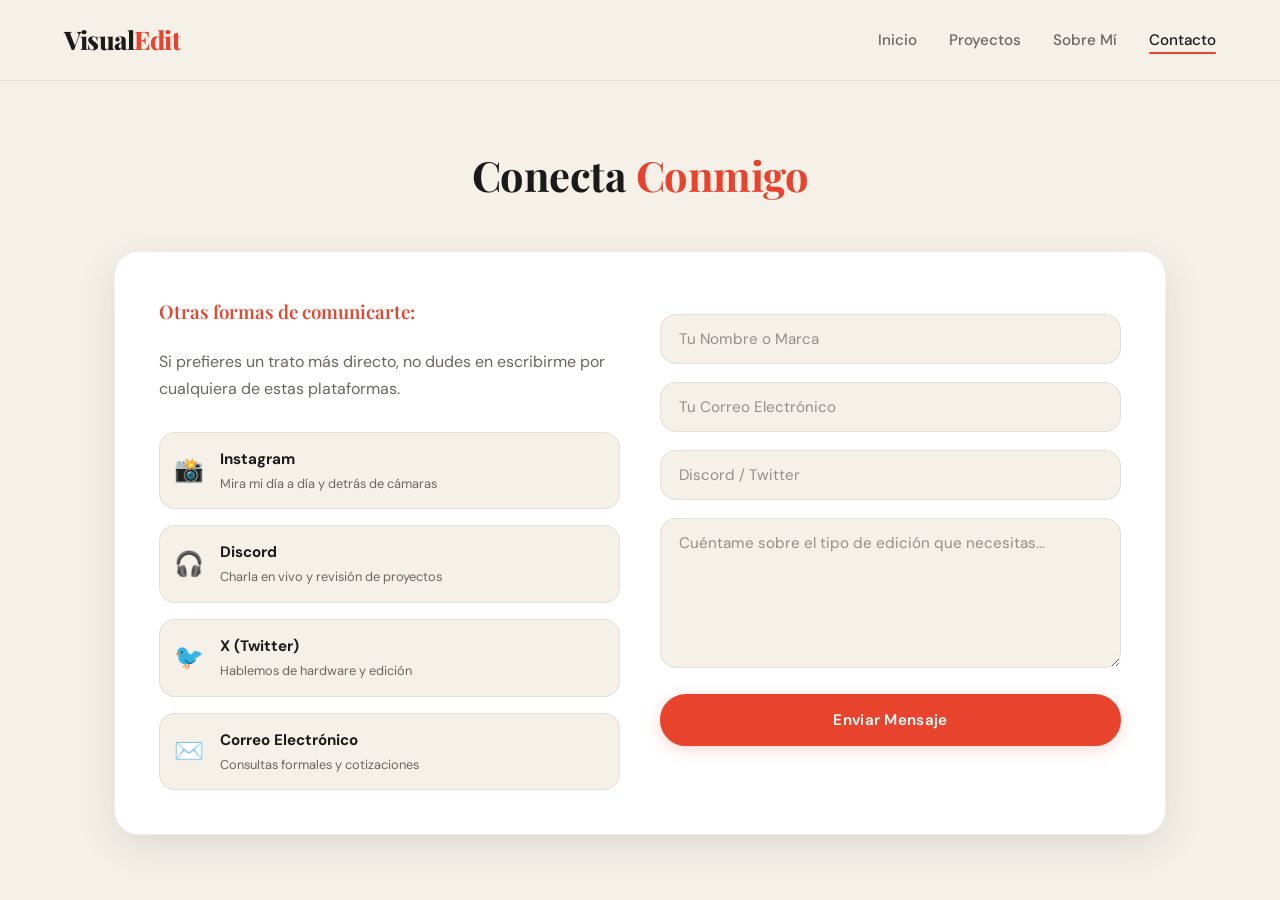
<file: contacto.html>
<!DOCTYPE html>
<html lang="es">
<head>
    <meta charset="UTF-8">
    <meta name="viewport" content="width=device-width, initial-scale=1.0">
    <title>Contacto | Mi Portafolio</title>
    <link rel="stylesheet" href="style.css">
</head>
<body>

    <header>
        <div class="nav-container">
            <div class="logo">Visual<span>Edit</span></div>
            <nav>
                <a href="index.html">Inicio</a>
                <a href="proyectos.html">Proyectos</a>
                <a href="sobremi.html">Sobre Mí</a>
                <a href="contacto.html" class="active">Contacto</a>
            </nav>
        </div>
    </header>

    <main class="container">
        <h2 class="titulo-seccion">Conecta <span>Conmigo</span></h2>
        
        <div class="contacto-wrapper">
            
            <!-- Lado Izquierdo: Redes Sociales -->
            <div class="contacto-info">
                <h3>Otras formas de comunicarte:</h3>
                <p>Si prefieres un trato más directo, no dudes en escribirme por cualquiera de estas plataformas.</p>
                
                <div class="redes-lista">
                    <!-- Instagram -->
                    <a href="#" class="red-item">
                        <div class="red-icon">📸</div>
                        <div class="red-texto">
                            <strong>Instagram</strong>
                            <span>Mira mi día a día y detrás de cámaras</span>
                        </div>
                    </a>
                    <!-- Discord -->
                    <a href="#" class="red-item">
                        <div class="red-icon">🎧</div>
                        <div class="red-texto">
                            <strong>Discord</strong>
                            <span>Charla en vivo y revisión de proyectos</span>
                        </div>
                    </a>
                    <!-- X (Twitter) -->
                    <a href="#" class="red-item">
                        <div class="red-icon">🐦</div>
                        <div class="red-texto">
                            <strong>X (Twitter)</strong>
                            <span>Hablemos de hardware y edición</span>
                        </div>
                    </a>
                    <!-- Correo Directo -->
                    <a href="mailto:tu-correo@ejemplo.com" class="red-item">
                        <div class="red-icon">✉️</div>
                        <div class="red-texto">
                            <strong>Correo Electrónico</strong>
                            <span>Consultas formales y cotizaciones</span>
                        </div>
                    </a>
                </div>
            </div>

            <!-- Lado Derecho: Formulario Corregido -->
            <div class="contacto-formulario">
                <!-- Se añadió event.preventDefault() para que no colapse ni reinicie la página -->
                <!-- Formulario conectado a tu correo real -->
    <form action="https://api.web3forms.com/submit" method="POST">

    <!-- REEMPLAZA ESTO: Pon aquí la clave que te dé Web3Forms -->
    <input type="hidden" name="access_key" value="97c3e741-0c5d-4dba-90ae-2fc8c4934719">

    <div class="form-group" >
        
    </div>
    <div class="form-group">
        <input name="TE ESTAN CONTACTANDO KIETO ABRE TU CORREO" type="text" name="nombre" class="form-control" placeholder="Tu Nombre o Marca" required>
    </div>
    <div class="form-group">
        <input type="email" name="correo" class="form-control" placeholder="Tu Correo Electrónico" required>
    </div>
     <div class="form-group">
        <input type="text" name="Usuario" class="form-control" placeholder="Discord / Twitter" required>
    </div>
    <div class="form-group">
        <textarea name="mensaje" rows="6" class="form-control" placeholder="Cuéntame sobre el tipo de edición que necesitas..." required></textarea>
    </div>
    
    <!-- Redirección opcional después de enviar (puedes mandarlos de vuelta a index.html) -->
    <input type="hidden" name="redirect" value="https://tuweb.com/index.html">

    <button type="submit" class="btn-glow" style="width: 100%;">Enviar Mensaje</button>
</form>
            </div>

        </div>
    </main>

</body>
</html>
</file>
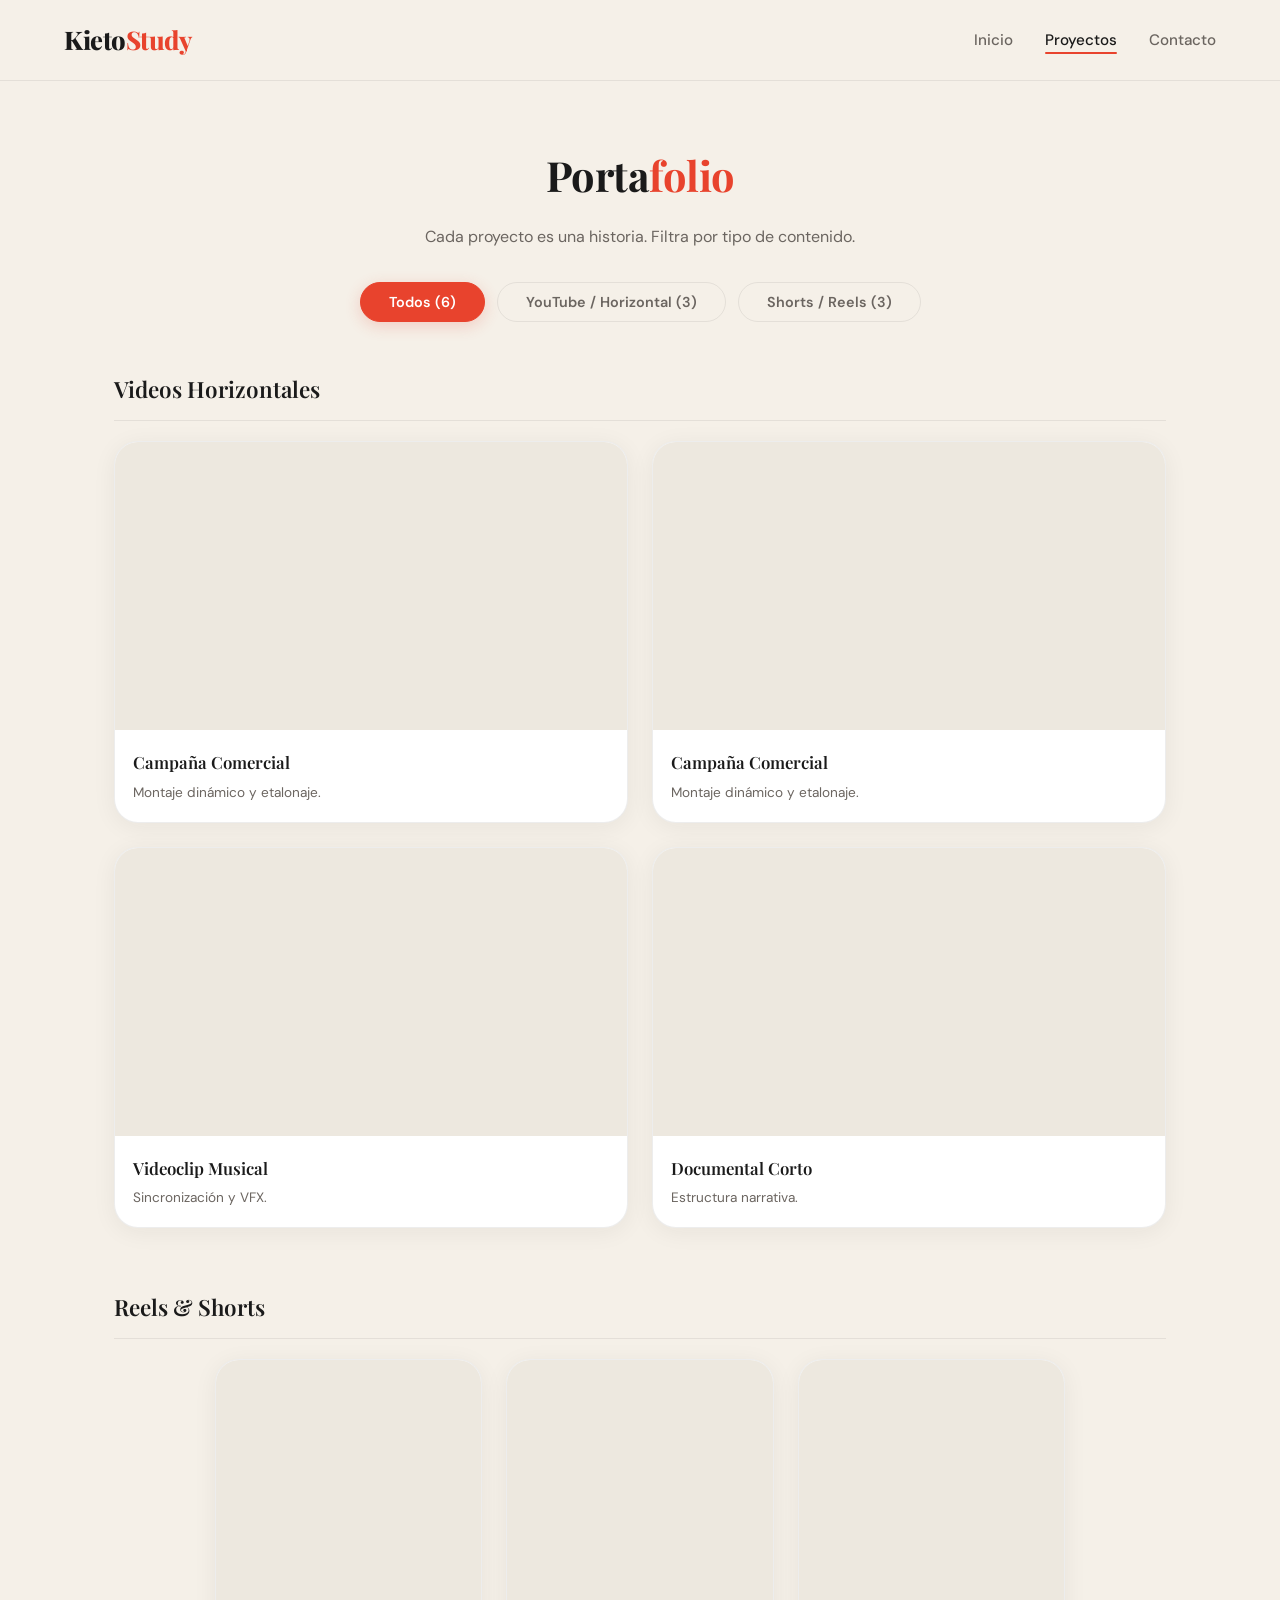
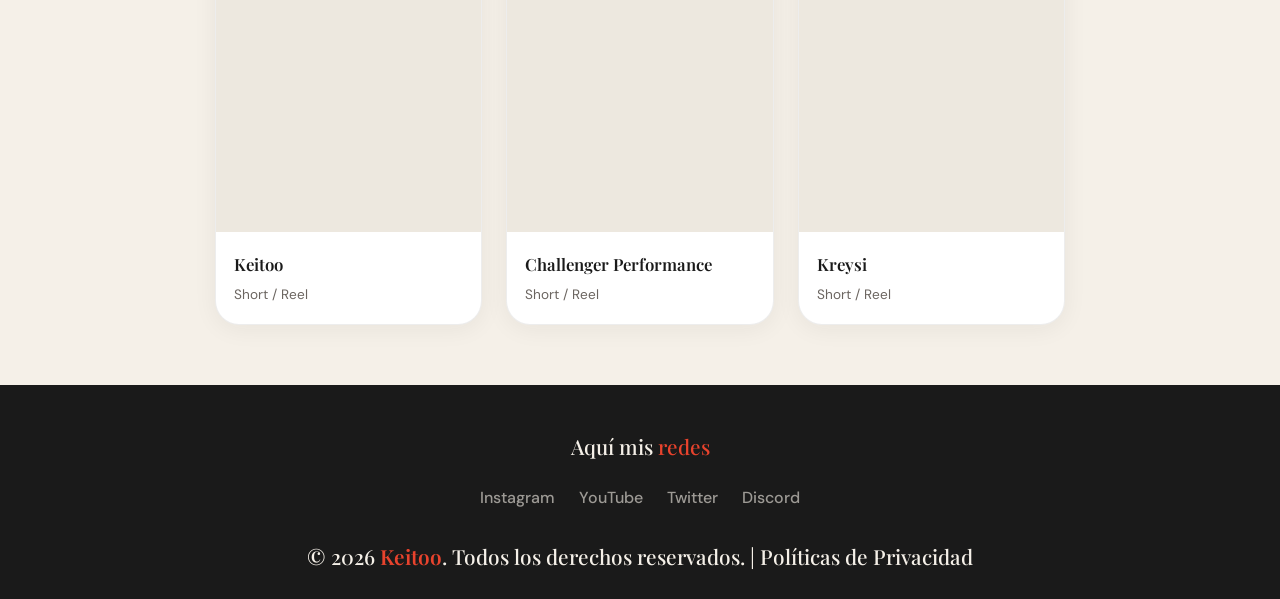
<file: proyectos.html>
<!DOCTYPE html>
<html lang="es">

<head>
    <meta charset="UTF-8">
    <meta name="viewport" content="width=device-width, initial-scale=1.0">
    <meta name="description" content="Proyectos de edición de video por Keitoo. Videos horizontales, Shorts y Reels.">
    <title>Proyectos | Keitoo</title>
    <link rel="stylesheet" href="style.css">
</head>

<body>

    <header>
        <div class="nav-container">
            <div class="logo">Kieto<span>Study</span></div>
            <nav>
                <a href="index.html">Inicio</a>
                <a href="proyectos.html" class="active">Proyectos</a>
                <a href="contacto.html">Contacto</a>
            </nav>
        </div>
    </header>

    <main class="container">
        <h2 class="titulo-seccion">Porta<span>folio</span></h2>
        <p id="texto-filtro-descripcion">
            Cada proyecto es una historia. Filtra por tipo de contenido.
        </p>

        <div class="filtros-container">
            <button class="btn-filtro activo" onclick="filtrarProyectos('todos')">Todos <span>(6)</span></button>
            <button class="btn-filtro" onclick="filtrarProyectos('largo')">YouTube / Horizontal
                <span>(3)</span></button>
            <button class="btn-filtro" onclick="filtrarProyectos('corto')">Shorts / Reels <span>(3)</span></button>
        </div>

        <div id="seccion-largos" class="seccion-proyectos">
            <h3>Videos Horizontales</h3>
            <div class="portfolio-grid-small">

                <div class="video-card" data-video="oam78eMOdoPlO_M7" data-tipo="largo" onclick="abrirModal(this)">
                    <div class="video-thumbnail">
                        <iframe src="https://www.youtube.com/embed/6uxuFS2QNzw?si=oam78eMOdoPlO_M7" title="Campaña Comercial" allow="accelerometer; encrypted-media; gyroscope; picture-in-picture" allowfullscreen></iframe>
                        <div class="click-overlay"></div>
                    </div>
                    <div class="video-info">
                        <h3>Campaña Comercial</h3>
                        <p>Montaje dinámico y etalonaje.</p>
                    </div>
                </div>

                <div class="video-card" data-video="9bZkp7q19f0" data-tipo="largo" onclick="abrirModal(this)">
                    <div class="video-thumbnail">
                        <iframe src="https://www.youtube.com/embed/9bZkp7q19f0" title="Campaña Comercial" allow="accelerometer; encrypted-media; gyroscope; picture-in-picture" allowfullscreen></iframe>
                        <div class="click-overlay"></div>
                    </div>
                    <div class="video-info">
                        <h3>Campaña Comercial</h3>
                        <p>Montaje dinámico y etalonaje.</p>
                    </div>
                </div>

                <div class="video-card" data-video="dQw4w9WgXcQ" data-tipo="largo" onclick="abrirModal(this)">
                    <div class="video-thumbnail">
                        <iframe src="https://www.youtube.com/embed/dQw4w9WgXcQ" title="Videoclip Musical" allow="accelerometer; encrypted-media; gyroscope; picture-in-picture" allowfullscreen></iframe>
                        <div class="click-overlay"></div>
                    </div>
                    <div class="video-info">
                        <h3>Videoclip Musical</h3>
                        <p>Sincronización y VFX.</p>
                    </div>
                </div>

                <div class="video-card" data-video="SIkI-ACa-Qc" data-tipo="largo" onclick="abrirModal(this)">
                    <div class="video-thumbnail">
                        <iframe src="https://www.youtube.com/embed/SIkI-ACa-Qc" title="Documental Corto" allow="accelerometer; encrypted-media; gyroscope; picture-in-picture" allowfullscreen></iframe>
                        <div class="click-overlay"></div>
                    </div>
                    <div class="video-info">
                        <h3>Documental Corto</h3>
                        <p>Estructura narrativa.</p>
                    </div>
                </div>
            </div>
        </div>

        <div id="seccion-cortos" class="seccion-proyectos">
            <h3>Reels &amp; Shorts</h3>
            <div class="shorts-grid">

                <div class="short-card" data-video="EhKbcoN8d0Q" data-tipo="corto" onclick="abrirModal(this)">
                    <div class="short-thumbnail">
                        <iframe src="https://www.youtube.com/embed/EhKbcoN8d0Q" title="Short Keitoo" allow="accelerometer; encrypted-media; gyroscope; picture-in-picture" allowfullscreen></iframe>
                        <div class="click-overlay"></div>
                    </div>
                    <div class="video-info">
                        <h3>Keitoo</h3>
                        <p>Short / Reel</p>
                    </div>
                </div>

                <div class="short-card" data-video="G3e-cpL7ofc" data-tipo="corto" onclick="abrirModal(this)">
                    <div class="short-thumbnail">
                        <iframe src="https://www.youtube.com/embed/G3e-cpL7ofc" title="Short Challenger" allow="accelerometer; encrypted-media; gyroscope; picture-in-picture" allowfullscreen></iframe>
                        <div class="click-overlay"></div>
                    </div>
                    <div class="video-info">
                        <h3>Challenger Performance</h3>
                        <p>Short / Reel</p>
                    </div>
                </div>

                <div class="short-card" data-video="G3e-cpL7ofc" data-tipo="corto" onclick="abrirModal(this)">
                    <div class="short-thumbnail">
                        <iframe src="https://www.youtube.com/embed/G3e-cpL7ofc" title="Short Kreysi" allow="accelerometer; encrypted-media; gyroscope; picture-in-picture" allowfullscreen></iframe>
                        <div class="click-overlay"></div>
                    </div>
                    <div class="video-info">
                        <h3>Kreysi</h3>
                        <p>Short / Reel</p>
                    </div>
                </div>

            </div>
        </div>
    </main>

    <footer class="universal-footer">
        <div class="footer-content">
            <p>Aquí mis <span>redes</span></p>
            <div class="footer-socials">
                <a href="https://www.instagram.com/keitoo_tq/" target="_blank" title="Instagram">Instagram</a>
                <a href="https://www.youtube.com/@_Keitoo" target="_blank" title="YouTube">YouTube</a>
                <a href="https://x.com/keitoo__" target="_blank" title="Twitter">Twitter</a>
                <a href="https://discord.gg/qmnj5buH" target="_blank" title="Discord">Discord</a>
            </div>
            <p class="footer-copy">&copy; 2026 <span>Keitoo</span>. Todos los derechos reservados. | Políticas de
                Privacidad</p>
        </div>
    </footer>

    <!-- MODAL DE VIDEO -->
    <div class="modal-overlay" id="videoModal" onclick="cerrarModal(event)">
        <div class="modal-content" id="modalContent">
            <button class="cerrar-modal" onclick="cerrarModal(event)">&times;</button>
            <iframe id="iframeVideo" src="" allow="autoplay; fullscreen" allowfullscreen></iframe>
        </div>
    </div>

    <script>
        // Abrir video en modal flotante
        function abrirModal(elemento) {
            const modal = document.getElementById('videoModal');
            const iframe = document.getElementById('iframeVideo');
            const modalContent = document.getElementById('modalContent');

            const videoId = elemento.getAttribute('data-video');
            const tipo = elemento.getAttribute('data-tipo');

            if (tipo === 'corto') {
                modalContent.classList.add('formato-vertical');
            } else {
                modalContent.classList.remove('formato-vertical');
            }

            iframe.src = "https://www.youtube.com/embed/" + videoId + "?autoplay=1&rel=0";
            modal.classList.add('activo');
            document.body.style.overflow = 'hidden';
        }

        // Cerrar modal
        function cerrarModal(event) {
            if (event.target.id === 'videoModal' || event.target.className === 'cerrar-modal') {
                const modal = document.getElementById('videoModal');
                const iframe = document.getElementById('iframeVideo');

                modal.classList.remove('activo');
                setTimeout(() => {
                    iframe.src = "";
                    document.body.style.overflow = 'auto';
                }, 300);
            }
        }

        // Filtros de categoría
        function filtrarProyectos(categoria) {
            const botones = document.querySelectorAll('.btn-filtro');
            const secLargos = document.getElementById('seccion-largos');
            const secCortos = document.getElementById('seccion-cortos');

            botones.forEach(btn => btn.classList.remove('activo'));
            event.target.classList.add('activo');

            if (categoria === 'todos') {
                secLargos.style.display = 'block';
                secCortos.style.display = 'block';
            } else if (categoria === 'largo') {
                secLargos.style.display = 'block';
                secCortos.style.display = 'none';
            } else if (categoria === 'corto') {
                secLargos.style.display = 'none';
                secCortos.style.display = 'block';
            }
        }
    </script>
</body>

</html>
</file>
<file: style.css>
/* ==============================================
   VARIABLES GLOBALES - PALETA CREMA PREMIUM
   ============================================== */
@import url('https://fonts.googleapis.com/css2?family=Playfair+Display:ital,wght@0,400;0,600;0,700;0,800;0,900;1,400&family=DM+Sans:ital,wght@0,300;0,400;0,500;0,600;0,700&display=swap');

:root {
    --fondo-principal: #F5F0E8;
    --fondo-tarjeta: #FFFFFF;
    --fondo-tarjeta-alt: #EDE8DF;
    --texto-principal: #1A1A1A;
    --texto-secundario: #6B6560;
    --acento-rojo: #E8432D;
    --acento-dorado: #C9A84C;
    --acento-rojo-suave: rgba(232, 67, 45, 0.08);
    --acento-dorado-suave: rgba(201, 168, 76, 0.10);
    --borde-sutil: rgba(26, 26, 26, 0.08);
    --sombra-suave: 0 4px 24px rgba(26, 26, 26, 0.06);
    --sombra-elevada: 0 12px 40px rgba(26, 26, 26, 0.10);
    --radio-grande: 24px;
    --radio-medio: 16px;
    --radio-boton: 50px;
    --transicion: all 0.35s cubic-bezier(0.25, 0.8, 0.25, 1);
    --fuente-display: 'Playfair Display', Georgia, serif;
    --fuente-cuerpo: 'DM Sans', 'Segoe UI', sans-serif;
}

/* ==============================================
   RESET Y BASE
   ============================================== */
* {
    margin: 0;
    padding: 0;
    box-sizing: border-box;
}

html {
    scroll-behavior: smooth;
}

body {
    background-color: var(--fondo-principal);
    color: var(--texto-principal);
    font-family: var(--fuente-cuerpo);
    line-height: 1.7;
    padding-top: 80px;
    overflow-x: hidden;
    -webkit-font-smoothing: antialiased;
}

img {
    max-width: 100%;
    display: block;
}

a {
    text-decoration: none;
    color: inherit;
}

/* ==============================================
   NAVEGACIÓN - MENÚ SUPERIOR
   ============================================== */
header {
    background-color: rgba(245, 240, 232, 0.85);
    backdrop-filter: blur(20px);
    -webkit-backdrop-filter: blur(20px);
    border-bottom: 1px solid var(--borde-sutil);
    position: fixed;
    top: 0;
    width: 100%;
    z-index: 1000;
}

.nav-container {
    max-width: 1200px;
    margin: 0 auto;
    display: flex;
    justify-content: space-between;
    align-items: center;
    padding: 18px 24px;
}

.logo {
    font-family: var(--fuente-display);
    font-size: 1.6rem;
    font-weight: 800;
    color: var(--texto-principal);
    letter-spacing: -0.5px;
}

.logo span {
    color: var(--acento-rojo);
}

nav a {
    color: var(--texto-secundario);
    text-decoration: none;
    margin-left: 28px;
    font-weight: 500;
    font-size: 0.95rem;
    transition: var(--transicion);
    position: relative;
}

nav a::after {
    content: '';
    position: absolute;
    bottom: -4px;
    left: 0;
    width: 0;
    height: 2px;
    background: var(--acento-rojo);
    border-radius: 2px;
    transition: width 0.3s ease;
}

nav a:hover::after,
nav a.active::after {
    width: 100%;
}

nav a:hover,
nav a.active {
    color: var(--texto-principal);
}

/* ==============================================
   BOTÓN PRINCIPAL
   ============================================== */
.btn-glow {
    display: inline-block;
    padding: 14px 36px;
    background: var(--acento-rojo);
    color: #FFFFFF;
    border: 2px solid var(--acento-rojo);
    border-radius: var(--radio-boton);
    font-family: var(--fuente-cuerpo);
    font-weight: 600;
    font-size: 0.95rem;
    text-decoration: none;
    text-transform: none;
    letter-spacing: 0.3px;
    box-shadow: 0 4px 16px rgba(232, 67, 45, 0.20);
    transition: var(--transicion);
    cursor: pointer;
}

.btn-glow:hover {
    background: #D13A25;
    border-color: #D13A25;
    color: #FFFFFF;
    transform: translateY(-2px);
    box-shadow: 0 8px 28px rgba(232, 67, 45, 0.30);
}

/* ==============================================
   CONTENEDOR GENERAL
   ============================================== */
.container {
    max-width: 1100px;
    margin: 60px auto;
    padding: 0 24px;
}

/* ==============================================
   TÍTULOS DE SECCIÓN
   ============================================== */
.titulo-seccion {
    font-family: var(--fuente-display);
    font-size: 2.6rem;
    font-weight: 700;
    text-transform: none;
    margin-bottom: 40px;
    text-align: center;
    color: var(--texto-principal);
    letter-spacing: -0.5px;
}

.titulo-seccion span {
    color: var(--acento-rojo);
}

/* ==============================================
   HERO - SECCIÓN PRINCIPAL (INDEX)
   ============================================== */
.seccion-hero {
    position: relative;
    min-height: auto;
    padding: 80px 24px 60px;
    display: flex;
    flex-direction: column;
    align-items: center;
    text-align: center;
    overflow: hidden;
}

.hero-fondo-decorativo {
    position: absolute;
    top: -120px;
    right: -200px;
    width: 600px;
    height: 600px;
    background: radial-gradient(circle, rgba(232, 67, 45, 0.06) 0%, transparent 70%);
    border-radius: 50%;
    pointer-events: none;
    z-index: 0;
}

.hero-titulo-grande {
    font-family: var(--fuente-display);
    font-size: 5rem;
    font-weight: 900;
    line-height: 1.05;
    color: var(--texto-principal);
    margin-bottom: 8px;
    position: relative;
    z-index: 1;
}

.hero-titulo-grande .acento-rojo {
    color: var(--acento-rojo);
}

.hero-subtitulo-editorial {
    font-family: var(--fuente-display);
    font-size: 1.6rem;
    font-weight: 400;
    font-style: italic;
    color: var(--texto-secundario);
    margin-bottom: 40px;
    position: relative;
    z-index: 1;
}

/* ==============================================
   SOBRE MÍ COMPACTO (DENTRO DEL HERO - INDEX)
   ============================================== */
.bloque-presentacion {
    display: flex;
    gap: 48px;
    align-items: flex-start;
    max-width: 960px;
    width: 100%;
    margin: 0 auto 50px;
    text-align: left;
    position: relative;
    z-index: 1;
}

.presentacion-texto {
    flex: 1;
}

.presentacion-saludo {
    font-family: var(--fuente-display);
    font-size: 1.8rem;
    font-weight: 700;
    color: var(--texto-principal);
    margin-bottom: 12px;
}

.presentacion-descripcion {
    font-size: 1.05rem;
    color: var(--texto-secundario);
    line-height: 1.8;
    margin-bottom: 32px;
}

/* ==============================================
   SISTEMA DE SKILLS (BARRAS DE HABILIDADES)
   ============================================== */
.habilidades-contenedor {
    display: flex;
    flex-direction: column;
    gap: 20px;
    max-width: 480px;
}

.habilidad-item {
    display: flex;
    align-items: center;
    gap: 16px;
}

.habilidad-icono {
    width: 48px;
    height: 48px;
    border-radius: var(--radio-medio);
    display: flex;
    align-items: center;
    justify-content: center;
    font-family: var(--fuente-display);
    font-size: 1.1rem;
    font-weight: 800;
    flex-shrink: 0;
    color: #FFFFFF;
}

.habilidad-icono.icono-pr {
    background: linear-gradient(135deg, #00005B, #9999FF);
}

.habilidad-icono.icono-ae {
    background: linear-gradient(135deg, #00005B, #9999FF);
}

.habilidad-icono.icono-ps {
    background: linear-gradient(135deg, #001E36, #31A8FF);
}

.habilidad-info {
    flex: 1;
}

.habilidad-nombre-fila {
    display: flex;
    justify-content: space-between;
    margin-bottom: 6px;
}

.habilidad-nombre {
    font-weight: 600;
    font-size: 0.9rem;
    color: var(--texto-principal);
}

.habilidad-porcentaje {
    font-weight: 700;
    font-size: 0.85rem;
    color: var(--acento-rojo);
}

.habilidad-barra-fondo {
    width: 100%;
    height: 6px;
    background: var(--fondo-tarjeta-alt);
    border-radius: 10px;
    overflow: hidden;
}

.habilidad-barra-progreso {
    height: 100%;
    border-radius: 10px;
    width: 0;
    transition: width 1.5s cubic-bezier(0., 1, 0.1, 1);
}

.habilidad-barra-progreso.barra-pr {
    background: linear-gradient(90deg, #E8432D, #C9A84C);

}

.habilidad-barra-progreso.barra-ae {
    background: linear-gradient(90deg, #C9A84C, #E8432D);

}

.habilidad-barra-progreso.barra-ps {
    background: linear-gradient(90deg, #31A8FF, #001E36);

}

/* ==============================================
   VIDEO DE PRESENTACIÓN EMBEBIDO
   ============================================== */
.video-presentacion {
    margin-top: 16px;
    width: 100%;
    max-width: 800px;
    aspect-ratio: 16/9;
    border-radius: var(--radio-grande);
    overflow: hidden;
    box-shadow: var(--sombra-elevada);
    border: 1px solid var(--borde-sutil);
    z-index: 1;
    position: relative;
    transition: var(--transicion);
}

.video-presentacion:hover {
    box-shadow: 0 16px 48px rgba(26, 26, 26, 0.14);
    transform: translateY(-4px);
}

.video-presentacion iframe {
    width: 100%;
    height: 100%;
    border: none;
}

/* ==============================================
   CARRUSEL DE TESTIMONIOS (CLIENTES)
   ============================================== */
.carousel-wrapper {
    width: 100vw;
    position: relative;
    left: 50%;
    right: 50%;
    margin-left: -50vw;
    margin-right: -50vw;
    overflow: hidden;
    background-color: var(--fondo-tarjeta);
    padding: 48px 0;
    border-top: 1px solid var(--borde-sutil);
    border-bottom: 1px solid var(--borde-sutil);
    margin-bottom: 60px;
}

.carousel-track {
    display: flex;
    gap: 28px;
    width: max-content;
    animation: desplazarCarrusel 32s linear infinite;
}

.testimonio-card {
    width: 320px;
    background-color: var(--fondo-principal);
    border: 1px solid var(--borde-sutil);
    border-radius: var(--radio-grande);
    padding: 28px;
    display: flex;
    flex-direction: column;
    gap: 16px;
    transition: var(--transicion);
}

.testimonio-card:hover {
    box-shadow: var(--sombra-suave);
    transform: translateY(-2px);
}

.perfil-testimonio {
    display: flex;
    align-items: center;
    gap: 14px;
}

.perfil-testimonio img {
    width: 48px;
    height: 48px;
    border-radius: 50%;
    object-fit: cover;
    border: 2px solid var(--acento-dorado);
}

.perfil-info h4 {
    font-size: 0.95rem;
    color: var(--texto-principal);
    font-weight: 600;
}

.perfil-info span {
    font-size: 0.8rem;
    color: var(--acento-rojo);
    font-weight: 500;
}

.comentario {
    font-size: 0.9rem;
    color: var(--texto-secundario);
    font-style: italic;
    line-height: 1.6;
}

@keyframes desplazarCarrusel {
    0% {
        transform: translateX(0);
    }

    100% {
        transform: translateX(calc(-350px * 5));
    }
}

/* ==============================================
   SECCIÓN DE PROGRAMAS (INDEX)
   ============================================== */
.clientes-section {
    margin-top: 60px;
    margin-bottom: 80px;
}

.clientes-grid {
    display: flex;
    justify-content: center;
    gap: 20px;
    flex-wrap: wrap;
}

.cliente-item {
    display: flex;
    align-items: center;
    justify-content: center;
    gap: 12px;
    width: 220px;
    height: 80px;
    background-color: var(--fondo-tarjeta);
    border-radius: var(--radio-grande);
    border: 1px solid var(--borde-sutil);
    text-decoration: none;
    color: var(--texto-secundario);
    font-weight: 600;
    font-size: 1rem;
    transition: var(--transicion);
    box-shadow: var(--sombra-suave);
}

.cliente-item:hover {
    border-color: var(--acento-dorado);
    color: var(--texto-principal);
    box-shadow: var(--sombra-elevada);
    transform: translateY(-3px);
}

.cliente-nombre {
    font-weight: 600;
    color: var(--texto-secundario);
}

.cliente-item:hover .cliente-nombre {
    color: var(--texto-principal);
}

/* ==============================================
   PROYECTOS - FILTROS
   ============================================== */
.filtros-container {
    display: flex;
    justify-content: center;
    gap: 12px;
    margin-bottom: 48px;
    flex-wrap: wrap;
}

.btn-filtro {
    background: transparent;
    color: var(--texto-secundario);
    border: 1px solid var(--borde-sutil);
    padding: 10px 28px;
    border-radius: var(--radio-boton);
    font-family: var(--fuente-cuerpo);
    font-size: 0.9rem;
    font-weight: 600;
    cursor: pointer;
    transition: var(--transicion);
}

.btn-filtro:hover,
.btn-filtro.activo {
    background: var(--acento-rojo);
    color: #FFFFFF;
    border-color: var(--acento-rojo);
    box-shadow: 0 4px 16px rgba(232, 67, 45, 0.20);
}

/* ==============================================
   PROYECTOS - VIDEOS HORIZONTALES
   ============================================== */
.seccion-proyectos h3 {
    color: var(--texto-principal);
    margin-bottom: 20px;
    font-family: var(--fuente-display);
    font-size: 1.4rem;
    border-bottom: 1px solid var(--borde-sutil);
    padding-bottom: 12px;
    font-weight: 600;
}

.portfolio-grid-small {
    display: grid;
    grid-template-columns: repeat(2, 1fr);
    gap: 24px;
    margin-bottom: 60px;
}

@media (max-width: 600px) {
    .portfolio-grid-small {
        grid-template-columns: 1fr;
    }
}

.video-card {
    background-color: var(--fondo-tarjeta);
    border-radius: var(--radio-grande);
    border: 1px solid var(--borde-sutil);
    overflow: hidden;
    transition: var(--transicion);
    box-shadow: var(--sombra-suave);
    cursor: pointer;
}

.video-card:hover {
    transform: translateY(-4px);
    border-color: var(--acento-dorado);
    box-shadow: var(--sombra-elevada);
}

.video-thumbnail {
    width: 100%;
    aspect-ratio: 16/9;
    background-color: var(--fondo-tarjeta-alt);
    overflow: hidden;
    position: relative;
}

.video-thumbnail img,
.video-thumbnail iframe {
    width: 100%;
    height: 100%;
    object-fit: cover;
    border: none;
    display: block;
}

.video-info {
    padding: 18px;
}

.video-info h3 {
    font-family: var(--fuente-display);
    font-size: 1.05rem;
    margin-bottom: 4px;
    font-weight: 600;
    color: var(--texto-principal);
    border: none;
    padding-bottom: 0;
}

.video-info p {
    font-size: 0.85rem;
    color: var(--texto-secundario);
}

/* ==============================================
   PROYECTOS - VIDEOS VERTICALES (SHORTS/REELS)
   ============================================== */
.shorts-grid {
    display: grid;
    grid-template-columns: repeat(3, 1fr);
    gap: 24px;
    max-width: 850px;
    margin: 0 auto;
}

.short-card {
    width: 100%;
    background-color: var(--fondo-tarjeta);
    border-radius: var(--radio-grande);
    overflow: hidden;
    position: relative;
    box-shadow: var(--sombra-suave);
    border: 1px solid var(--borde-sutil);
    transition: var(--transicion);
    cursor: pointer;
}

.short-thumbnail {
    width: 100%;
    aspect-ratio: 9/16;
    overflow: hidden;
    position: relative;
    background-color: var(--fondo-tarjeta-alt);
}

.short-thumbnail iframe {
    width: 100%;
    height: 100%;
    border: none;
}

.short-card:hover {
    transform: translateY(-4px);
    box-shadow: var(--sombra-elevada);
    border-color: var(--acento-dorado);
}

@media (max-width: 768px) {
    .shorts-grid {
        grid-template-columns: repeat(2, 1fr);
        max-width: 500px;
    }
}

@media (max-width: 480px) {
    .shorts-grid {
        grid-template-columns: 1fr;
        max-width: 280px;
    }
}

/* ==============================================
   ÍCONO PLAY Y OVERLAY
   ============================================== */
.video-card,
.short-card {
    cursor: pointer;
    position: relative;
}

.play-icon {
    position: absolute;
    top: 50%;
    left: 50%;
    transform: translate(-50%, -50%) scale(0.8);
    font-size: 3rem;
    color: rgba(255, 255, 255, 0.9);
    opacity: 0;
    transition: var(--transicion);
    pointer-events: none;
    z-index: 10;
    text-shadow: 0 2px 12px rgba(0, 0, 0, 0.4);
}

.video-thumbnail::after,
.short-card::after {
    content: '';
    position: absolute;
    top: 0;
    left: 0;
    width: 100%;
    height: 100%;
    background: rgba(26, 26, 26, 0.35);
    opacity: 0;
    transition: var(--transicion);
    border-radius: inherit;
}

.video-card:hover .video-thumbnail::after,
.short-card:hover::after {
    opacity: 1;
}

.video-card:hover .play-icon,
.short-card:hover .play-icon {
    opacity: 1;
    transform: translate(-50%, -50%) scale(1);
    color: #FFFFFF;
}

/* ==============================================
   MODAL DE VIDEO FLOTANTE
   ============================================== */
.modal-overlay {
    position: fixed;
    top: 0;
    left: 0;
    width: 100%;
    height: 100%;
    background: rgba(26, 26, 26, 0.85);
    backdrop-filter: blur(16px);
    -webkit-backdrop-filter: blur(16px);
    z-index: 2000;
    display: flex;
    justify-content: center;
    align-items: center;
    opacity: 0;
    visibility: hidden;
    transition: all 0.4s ease;
}

.modal-overlay.activo {
    opacity: 1;
    visibility: visible;
}

.modal-content {
    position: relative;
    width: 90%;
    max-width: 900px;
    aspect-ratio: 16/9;
    background: #1A1A1A;
    border-radius: var(--radio-grande);
    box-shadow: 0 20px 60px rgba(0, 0, 0, 0.5);
    transform: scale(0.95) translateY(20px);
    transition: all 0.4s ease;
}

.modal-overlay.activo .modal-content {
    transform: scale(1) translateY(0);
}

.modal-content.formato-vertical {
    max-width: 400px;
    aspect-ratio: 9/16;
}

.modal-content iframe {
    width: 100%;
    height: 100%;
    border: none;
    border-radius: var(--radio-grande);
}

.cerrar-modal {
    position: absolute;
    top: -48px;
    right: 0;
    color: #FFFFFF;
    font-size: 2.5rem;
    line-height: 1;
    cursor: pointer;
    transition: var(--transicion);
    background: transparent;
    border: none;
}

.cerrar-modal:hover {
    color: var(--acento-rojo);
    transform: scale(1.15);
}

/* ==============================================
   CONTACTO
   ============================================== */
.contacto-wrapper {
    display: grid;
    grid-template-columns: 1fr 1fr;
    gap: 40px;
    background-color: var(--fondo-tarjeta);
    border-radius: var(--radio-grande);
    border: 1px solid var(--borde-sutil);
    padding: 44px;
    box-shadow: var(--sombra-elevada);
}

.contacto-info h3 {
    margin-bottom: 20px;
    color: var(--acento-rojo);
    font-family: var(--fuente-display);
    font-weight: 600;
}

.contacto-info p {
    margin-bottom: 30px;
    color: var(--texto-secundario);
}

.redes-lista {
    display: flex;
    flex-direction: column;
    gap: 16px;
}

.red-item {
    display: flex;
    align-items: center;
    gap: 16px;
    padding: 14px;
    background-color: var(--fondo-principal);
    border-radius: var(--radio-medio);
    border: 1px solid var(--borde-sutil);
    transition: var(--transicion);
    text-decoration: none;
}

.red-item:hover {
    border-color: var(--acento-dorado);
    background-color: var(--acento-dorado-suave);
    transform: translateX(4px);
}

.red-icon {
    font-size: 1.5rem;
}

.red-texto {
    display: flex;
    flex-direction: column;
}

.red-texto strong {
    color: var(--texto-principal);
    font-size: 0.95rem;
}

.red-texto span {
    color: var(--texto-secundario);
    font-size: 0.8rem;
}

.form-group {
    margin-bottom: 18px;
}

.form-control {
    width: 100%;
    padding: 14px 18px;
    background-color: var(--fondo-principal);
    border: 1px solid var(--borde-sutil);
    border-radius: var(--radio-medio);
    color: var(--texto-principal);
    font-family: var(--fuente-cuerpo);
    font-size: 0.95rem;
    transition: var(--transicion);
}

.form-control:focus {
    outline: none;
    border-color: var(--acento-rojo);
    box-shadow: 0 0 0 3px rgba(232, 67, 45, 0.08);
}

.form-control::placeholder {
    color: var(--texto-secundario);
    opacity: 0.7;
}

/* ==============================================
   PIE DE PÁGINA (FOOTER)
   ============================================== */
.universal-footer {
    background-color: var(--texto-principal);
    padding: 44px 24px 24px;
    text-align: center;
    border-top: none;
    margin-top: auto;
}

.footer-content {
    display: flex;
    flex-direction: column;
    align-items: center;
    gap: 20px;
}

.footer-content>p {
    font-size: 1.3rem;
    font-weight: 500;
    color: #F5F0E8;
    font-family: var(--fuente-display);
}

.footer-content>p span {
    color: var(--acento-rojo);
}

.footer-socials {
    display: flex;
    gap: 24px;
}

.footer-socials a {
    color: rgba(245, 240, 232, 0.6);
    font-size: 1rem;
    text-decoration: none;
    font-weight: 500;
    transition: var(--transicion);
}

.footer-socials a:hover {
    color: var(--acento-dorado);
    transform: translateY(-2px);
}

.footer-copy {
    color: rgba(245, 240, 232, 0.4);
    font-size: 0.85rem;
    margin-top: 8px;
}

.footer-copy span {
    color: var(--acento-rojo);
    font-weight: 600;
}

/* ==============================================
   SOBRE MÍ - VIDEO DE FONDO
   ============================================== */
.sobremi-bg-video {
    position: fixed;
    top: 0;
    left: 0;
    width: 100%;
    height: 100%;
    object-fit: cover;
    z-index: -2;
    opacity: 0.15;
    filter: brightness(1.2) saturate(0.3);
}

.sobremi-overlay {
    position: fixed;
    top: 0;
    left: 0;
    width: 100%;
    height: 100%;
    background: radial-gradient(circle at center, rgba(245, 240, 232, 0.75) 0%, rgba(245, 240, 232, 0.95) 100%);
    z-index: -1;
}

/* ==============================================
   SOBRE MÍ - STATS / CONTADORES
   ============================================== */
.stats-grid {
    display: grid;
    grid-template-columns: repeat(auto-fit, minmax(200px, 1fr));
    gap: 20px;
    margin: 40px 0 60px;
}

.stat-item {
    background: var(--fondo-tarjeta);
    border: 1px solid var(--borde-sutil);
    border-radius: var(--radio-grande);
    padding: 32px 20px;
    text-align: center;
    transition: var(--transicion);
    box-shadow: var(--sombra-suave);
}

.stat-item:hover {
    border-color: var(--acento-dorado);
    box-shadow: var(--sombra-elevada);
    transform: translateY(-3px);
}

.stat-numero {
    font-family: var(--fuente-display);
    font-size: 2.8rem;
    font-weight: 800;
    color: var(--texto-principal);
    margin-bottom: 4px;
}

.stat-label {
    color: var(--texto-secundario);
    font-size: 0.9rem;
    text-transform: uppercase;
    letter-spacing: 1px;
    font-weight: 500;
}

/* ==============================================
   SOBRE MÍ - SKILLS (BARRAS)
   ============================================== */
.skill-bar-container {
    margin-bottom: 20px;
}

.skill-bar-info {
    display: flex;
    justify-content: space-between;
    color: var(--texto-principal);
    font-size: 0.9rem;
    margin-bottom: 8px;
    font-weight: 500;
}

.skill-bar-bg {
    width: 100%;
    height: 6px;
    background: var(--fondo-tarjeta-alt);
    border-radius: 10px;
    overflow: hidden;
    border: none;
}

.skill-bar-progress {
    height: 100%;
    background: linear-gradient(90deg, var(--acento-rojo), var(--acento-dorado));
    border-radius: 10px;
    width: 0;
    transition: width 1.5s cubic-bezier(0.1, 1, 0.1, 1);
}

/* ==============================================
   SOBRE MÍ - BADGE DE ESTADO
   ============================================== */
.status-badge {
    display: inline-flex;
    align-items: center;
    gap: 10px;
    background: var(--acento-rojo-suave);
    border: 1px solid var(--acento-rojo);
    padding: 6px 18px;
    border-radius: var(--radio-boton);
    color: var(--acento-rojo);
    font-size: 0.8rem;
    font-weight: 700;
    text-transform: uppercase;
    letter-spacing: 1px;
    margin-bottom: 20px;
}

.pulse-dot {
    width: 8px;
    height: 8px;
    background-color: var(--acento-rojo);
    border-radius: 50%;
    animation: pulsoActivo 1.6s infinite;
}

@keyframes pulsoActivo {
    0% {
        transform: scale(0.95);
        box-shadow: 0 0 0 0 rgba(232, 67, 45, 0.6);
    }

    70% {
        transform: scale(1);
        box-shadow: 0 0 0 8px rgba(232, 67, 45, 0);
    }

    100% {
        transform: scale(0.95);
        box-shadow: 0 0 0 0 rgba(232, 67, 45, 0);
    }
}

/* ==============================================
   SOBRE MÍ - WORKFLOW / TIMELINE
   ============================================== */
.workflow-timeline {
    display: flex;
    flex-direction: column;
    gap: 24px;
    margin-top: 40px;
}

.workflow-step {
    background: var(--fondo-tarjeta);
    border-left: 3px solid var(--acento-rojo);
    padding: 24px 28px;
    border-radius: 0 var(--radio-medio) var(--radio-medio) 0;
    box-shadow: var(--sombra-suave);
}

.step-num {
    color: var(--acento-rojo);
    font-weight: 700;
    font-size: 0.8rem;
    text-transform: uppercase;
    letter-spacing: 2px;
}

.workflow-step h4 {
    color: var(--texto-principal);
    font-family: var(--fuente-display);
    font-size: 1.2rem;
    margin: 8px 0 10px;
}

.software-flex {
    display: flex;
    gap: 10px;
    flex-wrap: wrap;
    margin-top: 12px;
}

.soft-badge {
    background: var(--fondo-tarjeta-alt);
    border: 1px solid var(--borde-sutil);
    padding: 6px 16px;
    border-radius: var(--radio-boton);
    color: var(--texto-principal);
    font-size: 0.85rem;
    font-weight: 500;
}

/* ==============================================
   SOBRE MÍ - GARANTÍAS
   ============================================== */
.garantias-grid {
    display: grid;
    grid-template-columns: repeat(auto-fit, minmax(250px, 1fr));
    gap: 20px;
    margin-top: 40px;
}

.garantia-card {
    background: var(--fondo-tarjeta);
    border: 1px solid var(--borde-sutil);
    padding: 28px;
    border-radius: var(--radio-grande);
    transition: var(--transicion);
    box-shadow: var(--sombra-suave);
}

.garantia-card:hover {
    border-color: var(--acento-dorado);
    transform: translateY(-3px);
    box-shadow: var(--sombra-elevada);
}

.garantia-card h4 {
    color: var(--texto-principal);
    font-family: var(--fuente-display);
    margin-bottom: 10px;
    font-size: 1.1rem;
}

.garantia-card p {
    color: var(--texto-secundario);
    font-size: 0.9rem;
    line-height: 1.6;
}

.garantia-icon {
    font-size: 2rem;
    margin-bottom: 14px;
}

/* ==============================================
   SOBRE MÍ - FAQ ACORDEÓN
   ============================================== */
.faq-section {
    margin-top: 80px;
}

.faq-item {
    background: var(--fondo-tarjeta);
    border: 1px solid var(--borde-sutil);
    border-radius: var(--radio-medio);
    margin-bottom: 12px;
    overflow: hidden;
    transition: var(--transicion);
}

.faq-question {
    width: 100%;
    background: transparent;
    border: none;
    outline: none;
    color: var(--texto-principal);
    padding: 20px 24px;
    text-align: left;
    font-family: var(--fuente-cuerpo);
    font-size: 1rem;
    font-weight: 600;
    cursor: pointer;
    display: flex;
    justify-content: space-between;
    align-items: center;
}

.faq-answer {
    max-height: 0;
    overflow: hidden;
    transition: max-height 0.3s ease-out, padding 0.3s ease-out;
    color: var(--texto-secundario);
    font-size: 0.9rem;
    line-height: 1.7;
    padding: 0 24px;
}

.faq-item.abierto {
    border-color: var(--acento-rojo);
    background: var(--acento-rojo-suave);
}

.faq-item.abierto .faq-answer {
    padding-bottom: 20px;
}

.faq-toggle-icon {
    font-size: 1.2rem;
    color: var(--acento-rojo);
    transition: transform 0.3s ease;
}

.faq-item.abierto .faq-toggle-icon {
    transform: rotate(45deg);
}

/* ==============================================
   SOBRE MÍ - CARRUSEL DE CREADORES
   ============================================== */
.creators-carousel-wrapper {
    width: 100%;
    overflow: hidden;
    padding: 20px 0;
    margin-top: 20px;
    margin-bottom: 60px;
    position: relative;
    mask-image: linear-gradient(to right, transparent, black 10%, black 90%, transparent);
    -webkit-mask-image: linear-gradient(to right, transparent, black 10%, black 90%, transparent);
}

.creators-track {
    display: flex;
    gap: 24px;
    width: max-content;
    animation: desplazarCreadores 25s linear infinite;
}

@keyframes desplazarCreadores {
    0% {
        transform: translateX(0);
    }

    100% {
        transform: translateX(calc(-50% - 12px));
    }
}

.creator-card {
    background: var(--fondo-tarjeta);
    border: 1px solid var(--borde-sutil);
    border-radius: var(--radio-grande);
    padding: 28px 20px;
    text-align: center;
    width: 240px;
    flex-shrink: 0;
    transition: var(--transicion);
    box-shadow: var(--sombra-suave);
}

.creator-card:hover {
    border-color: var(--acento-dorado);
    box-shadow: var(--sombra-elevada);
    transform: translateY(-4px);
}

.creator-photo {
    width: 80px;
    height: 80px;
    border-radius: 50%;
    margin: 0 auto 14px;
    border: 3px solid var(--acento-dorado);
    object-fit: cover;
}

.creator-name {
    color: var(--texto-principal);
    font-family: var(--fuente-display);
    font-size: 1.15rem;
    margin-bottom: 8px;
    font-weight: 700;
}

.creator-platforms {
    display: flex;
    justify-content: center;
    gap: 6px;
    margin-bottom: 14px;
    flex-wrap: wrap;
}

.creator-platforms span {
    background: var(--fondo-tarjeta-alt);
    color: var(--texto-secundario);
    padding: 3px 10px;
    border-radius: var(--radio-boton);
    font-size: 0.72rem;
    font-weight: 600;
}

.creator-views-label {
    color: var(--texto-secundario);
    font-size: 0.75rem;
    text-transform: uppercase;
    letter-spacing: 1px;
    margin-bottom: 2px;
}

.creator-views {
    color: var(--acento-rojo);
    font-family: var(--fuente-display);
    font-size: 1.4rem;
    font-weight: 800;
}

/* ==============================================
   HERO ANTIGUO (COMPATIBILIDAD)
   ============================================== */
.hero-section {
    position: relative;
    min-height: auto;
    display: flex;
    flex-direction: column;
    justify-content: center;
    align-items: center;
    text-align: center;
    margin-top: -80px;
    padding-top: 80px;
}

.hero-video {
    position: absolute;
    top: 0;
    left: 0;
    width: 100%;
    height: 100%;
    object-fit: cover;
    z-index: -2;
    opacity: 0.15;
    filter: brightness(1.2) saturate(0.3);
}

.hero-overlay {
    position: absolute;
    top: 0;
    left: 0;
    width: 100%;
    height: 100%;
    background: radial-gradient(circle at center, rgba(245, 240, 232, 0.6) 0%, var(--fondo-principal) 90%);
    z-index: -1;
}

.hero-section h1 {
    font-family: var(--fuente-display);
    font-size: 4rem;
    font-weight: 800;
    line-height: 1.1;
    margin-bottom: 20px;
    z-index: 1;
    color: var(--texto-principal);
}

.hero-section p {
    font-size: 1.15rem;
    color: var(--texto-secundario);
    max-width: 600px;
    margin-bottom: 40px;
    z-index: 1;
}

.hero-video-embed {
    margin-top: 40px;
    width: 100%;
    max-width: 800px;
    aspect-ratio: 16/9;
    border-radius: var(--radio-grande);
    overflow: hidden;
    box-shadow: var(--sombra-elevada);
    border: 1px solid var(--borde-sutil);
    z-index: 1;
    transition: var(--transicion);
}

.hero-video-embed:hover {
    box-shadow: 0 16px 48px rgba(26, 26, 26, 0.14);
    transform: translateY(-4px);
}

.hero-video-embed iframe {
    width: 100%;
    height: 100%;
    border: none;
}

/* ==============================================
   RESPONSIVE - MÓVIL Y TABLET
   ============================================== */
@media (max-width: 768px) {
    .contacto-wrapper {
        grid-template-columns: 1fr;
    }

    .nav-container {
        flex-direction: column;
        gap: 14px;
    }

    nav a {
        margin: 0 10px;
    }

    .hero-section h1 {
        font-size: 2.5rem;
    }

    .hero-titulo-grande {
        font-size: 3rem;
    }

    .hero-subtitulo-editorial {
        font-size: 1.2rem;
    }

    .bloque-presentacion {
        flex-direction: column;
        gap: 32px;
        text-align: center;
    }

    .habilidades-contenedor {
        max-width: 100%;
    }

    .titulo-seccion {
        font-size: 2rem;
    }

    .stats-grid {
        grid-template-columns: 1fr;
    }
}

@media (max-width: 480px) {
    .hero-titulo-grande {
        font-size: 2.4rem;
    }

    .presentacion-saludo {
        font-size: 1.4rem;
    }

    .clientes-grid {
        flex-direction: column;
        align-items: center;
    }
}

/* ==============================================
   ANIMACIONES SUAVES DE ENTRADA
   ============================================== */
@keyframes aparecerSuave {
    from {
        opacity: 0;
        transform: translateY(20px);
    }

    to {
        opacity: 1;
        transform: translateY(0);
    }
}

.seccion-hero,
.bloque-presentacion,
.video-presentacion {
    animation: aparecerSuave 0.8s ease-out both;
}

.habilidades-contenedor {
    animation: aparecerSuave 0.8s ease-out 0.2s both;
}

/* ==============================================
   ESTILOS ADICIONALES
   ============================================== */

/* Descripción debajo del título en proyectos */
#texto-filtro-descripcion {
    text-align: center;
    color: var(--texto-secundario);
    margin-top: -28px;
    margin-bottom: 32px;
    font-size: 1rem;
}

/* Separación para sección de shorts */
#seccion-cortos {
    margin-top: 48px;
}

/* Botón enviar en contacto - ancho completo */
#btn-enviar-mensaje {
    width: 100%;
}

/* Botón contratar en hero - margen superior */
#btn-contratar {
    margin-top: 40px;
}
</file>
